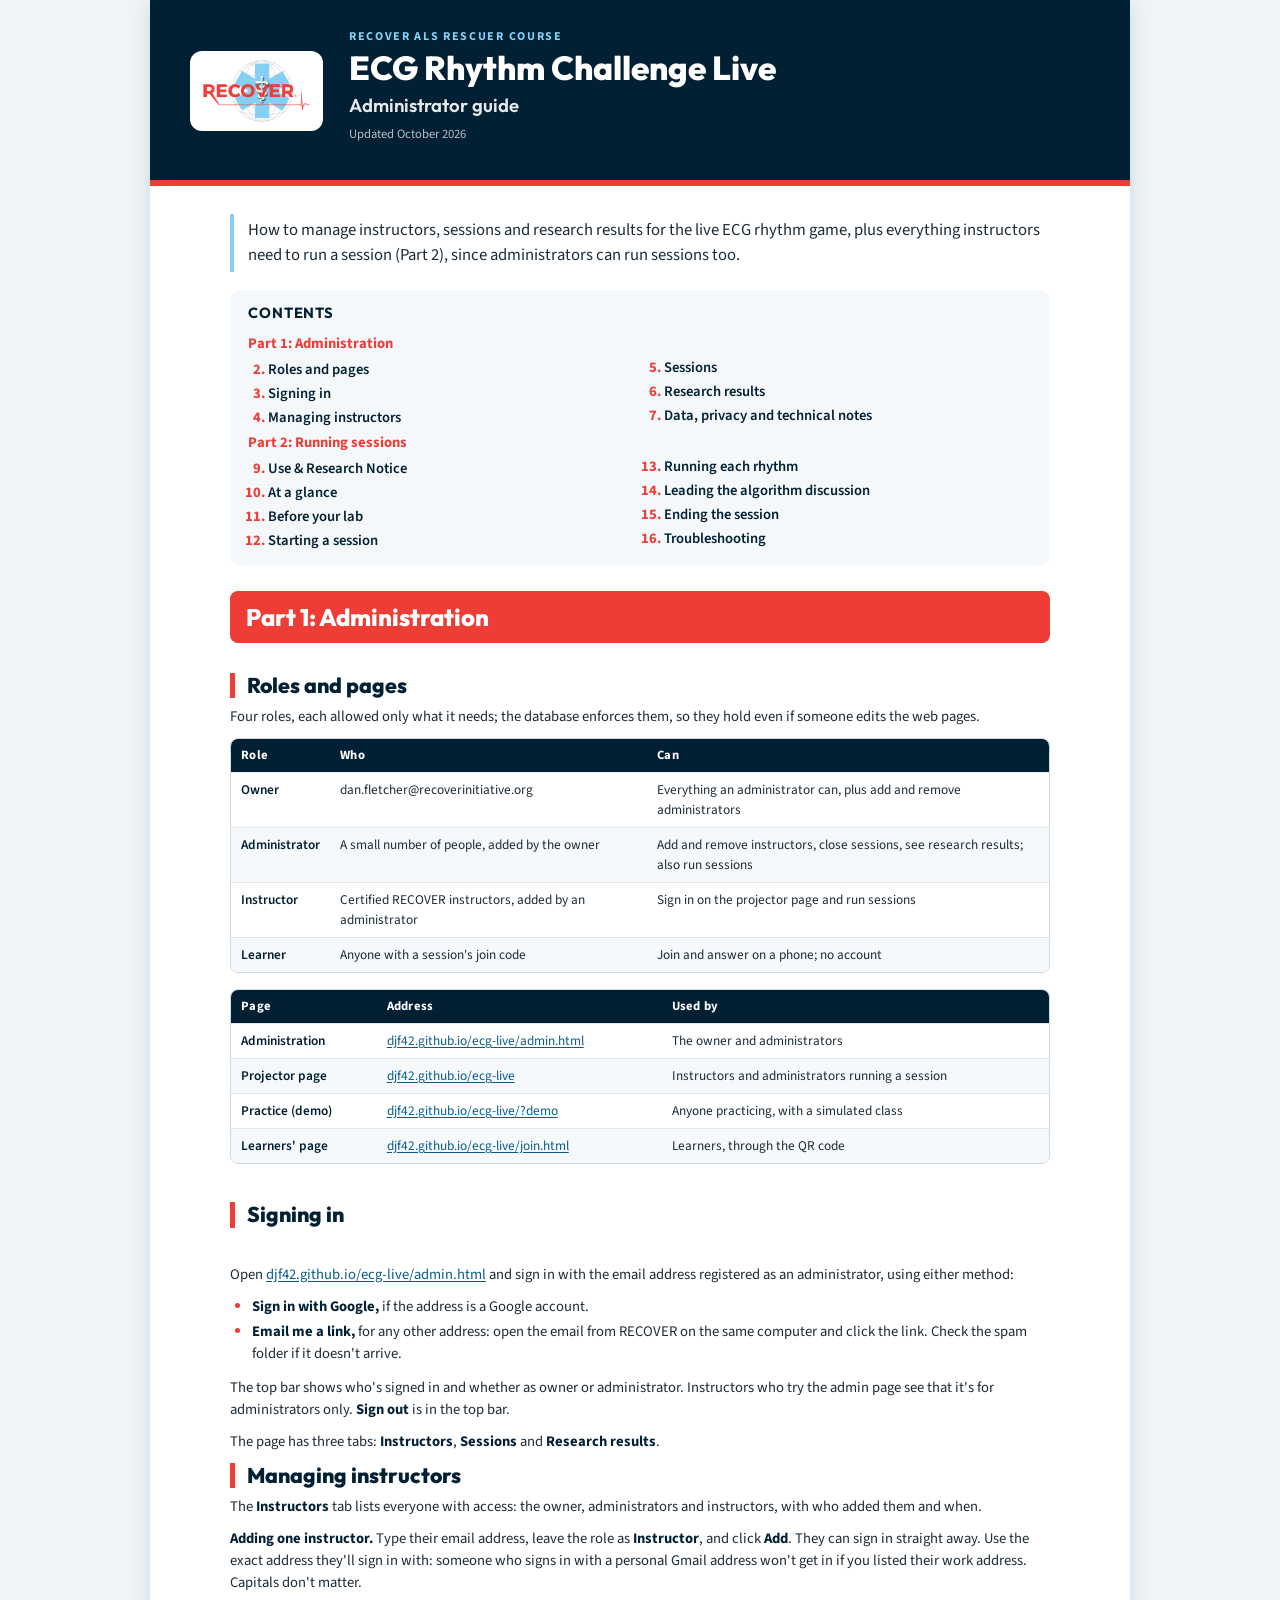
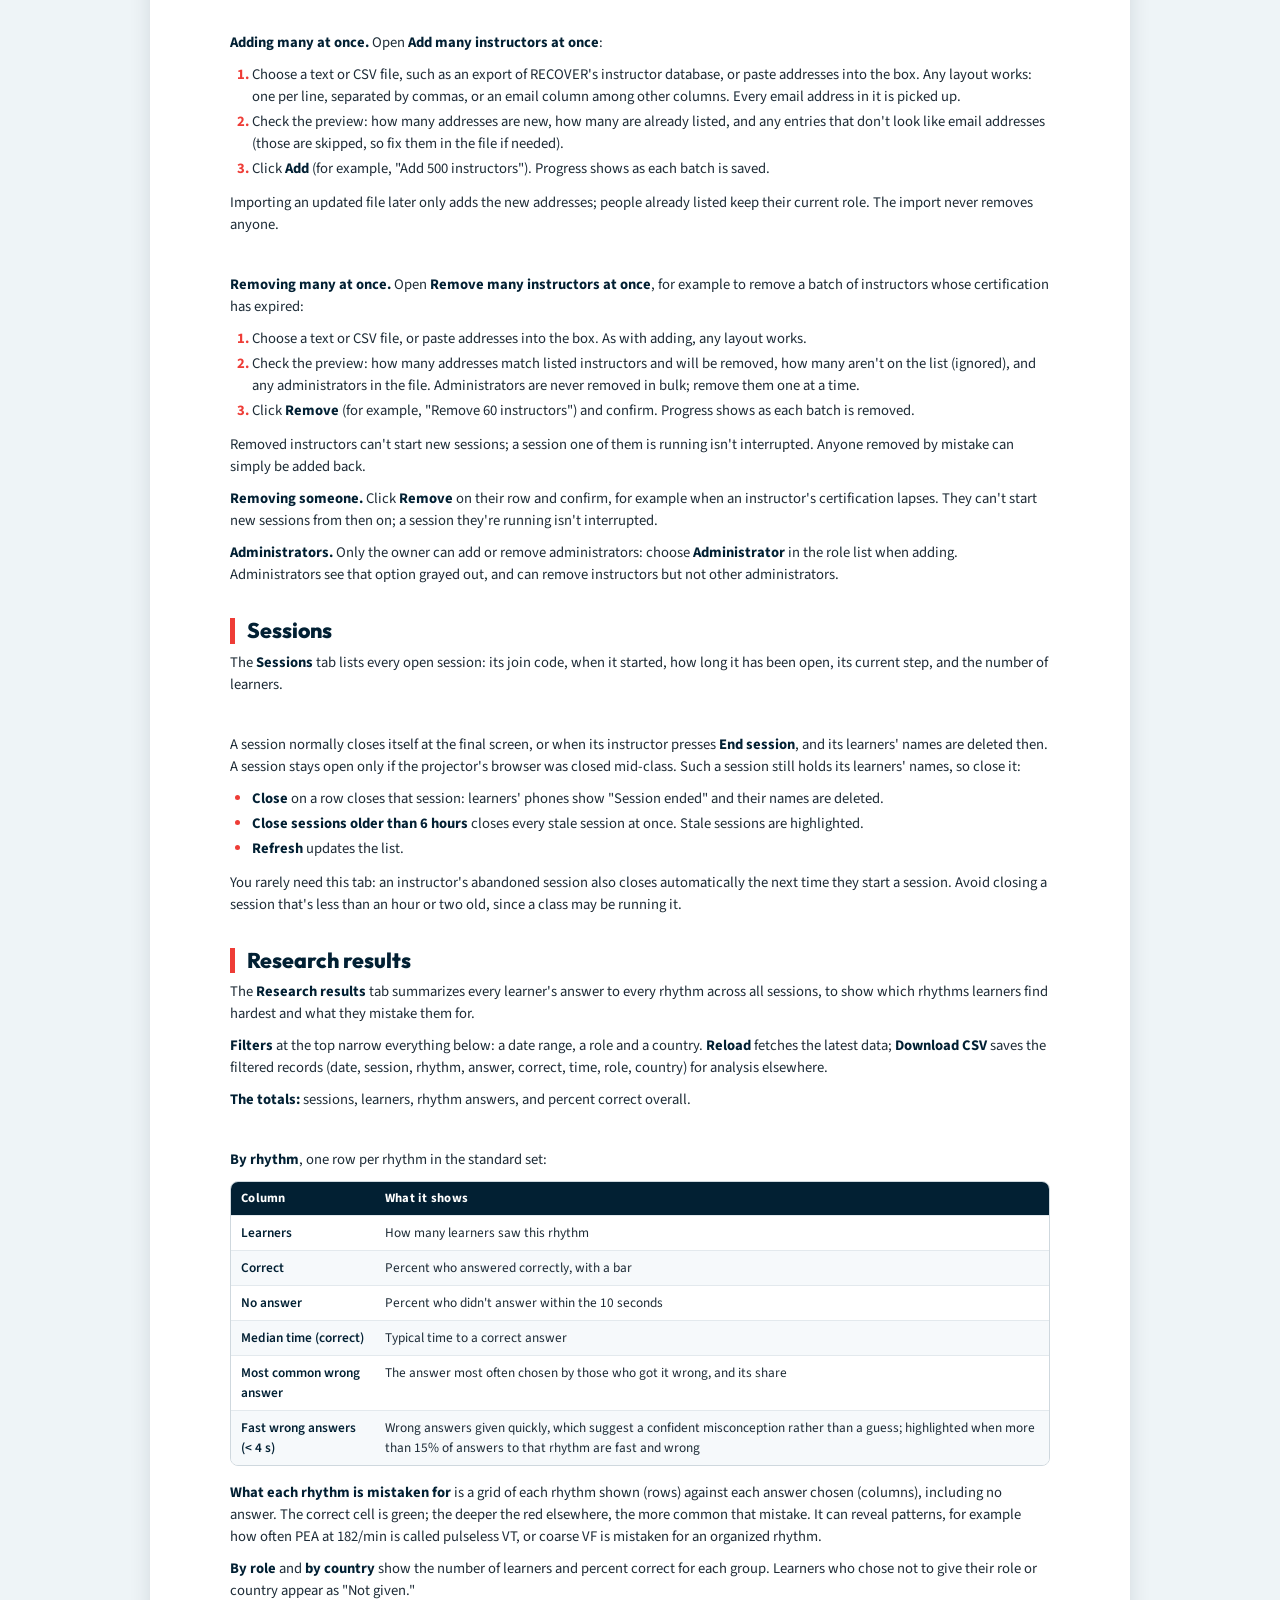
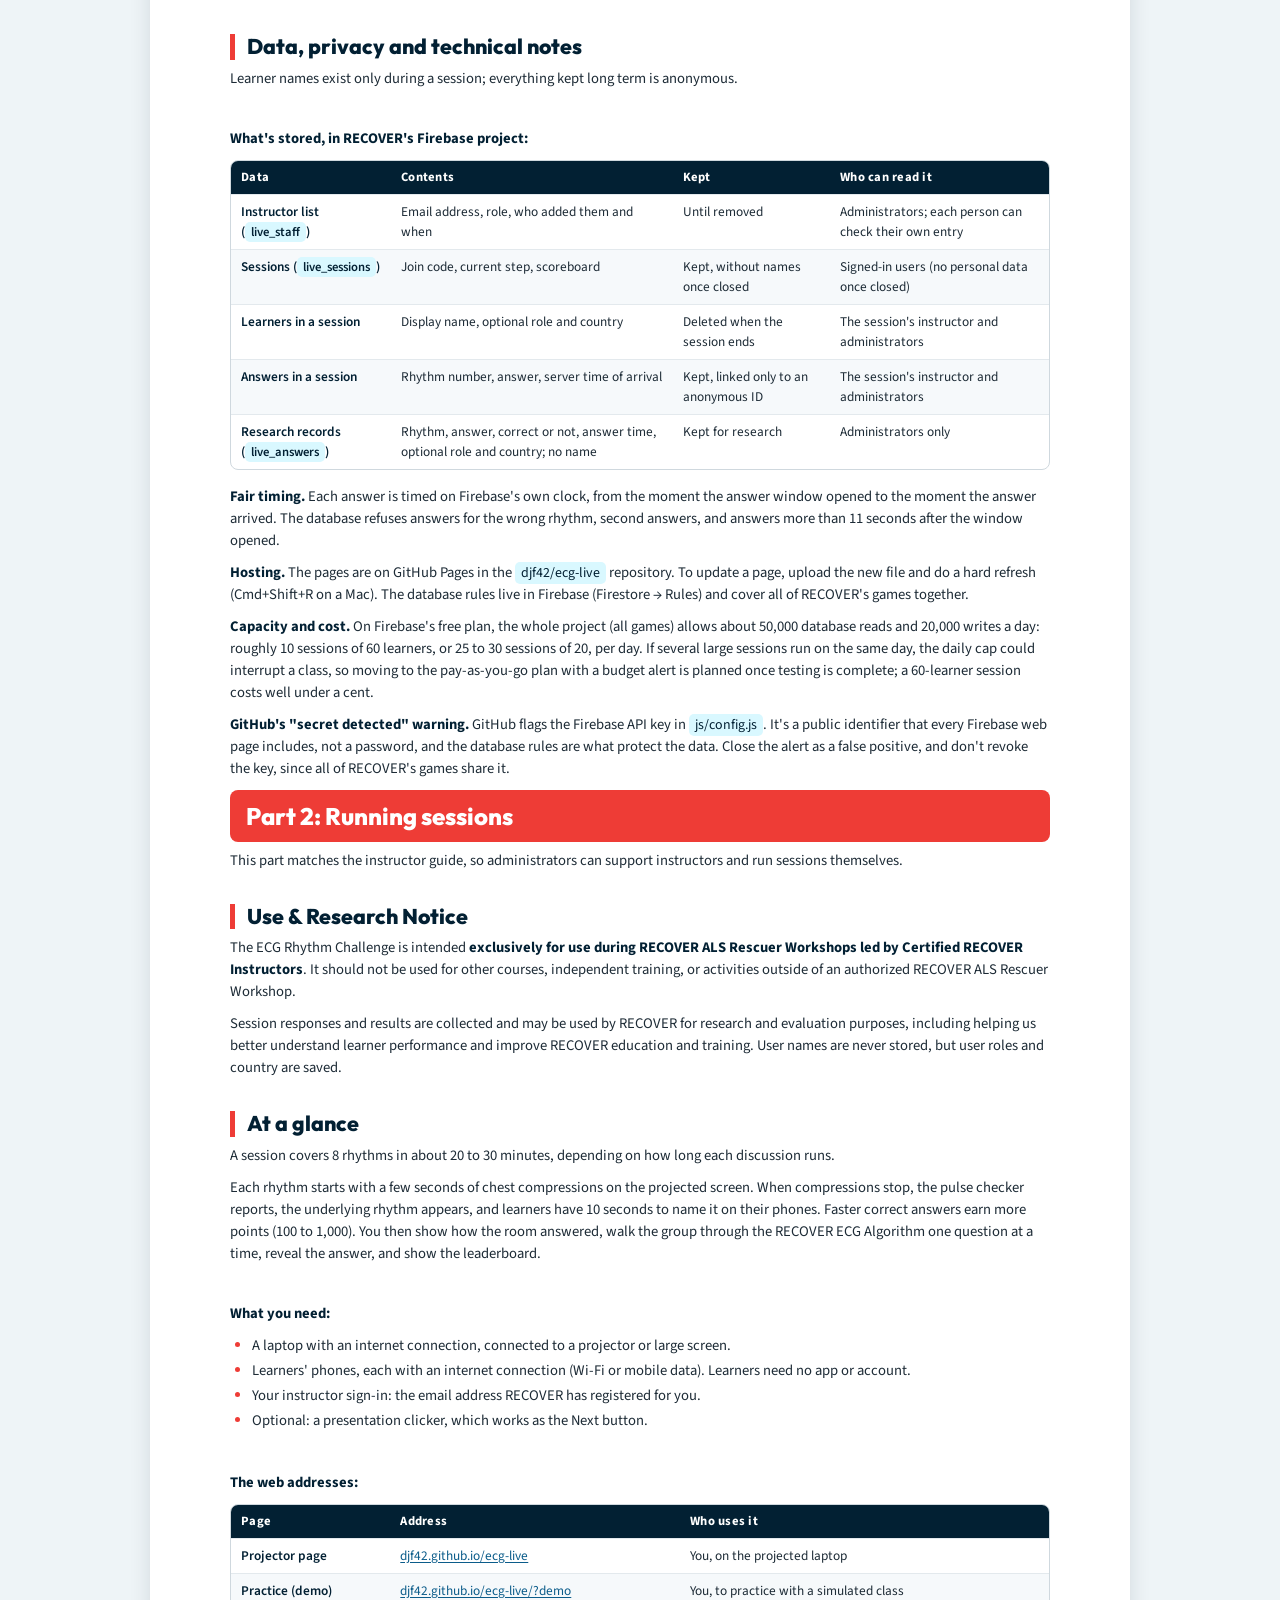
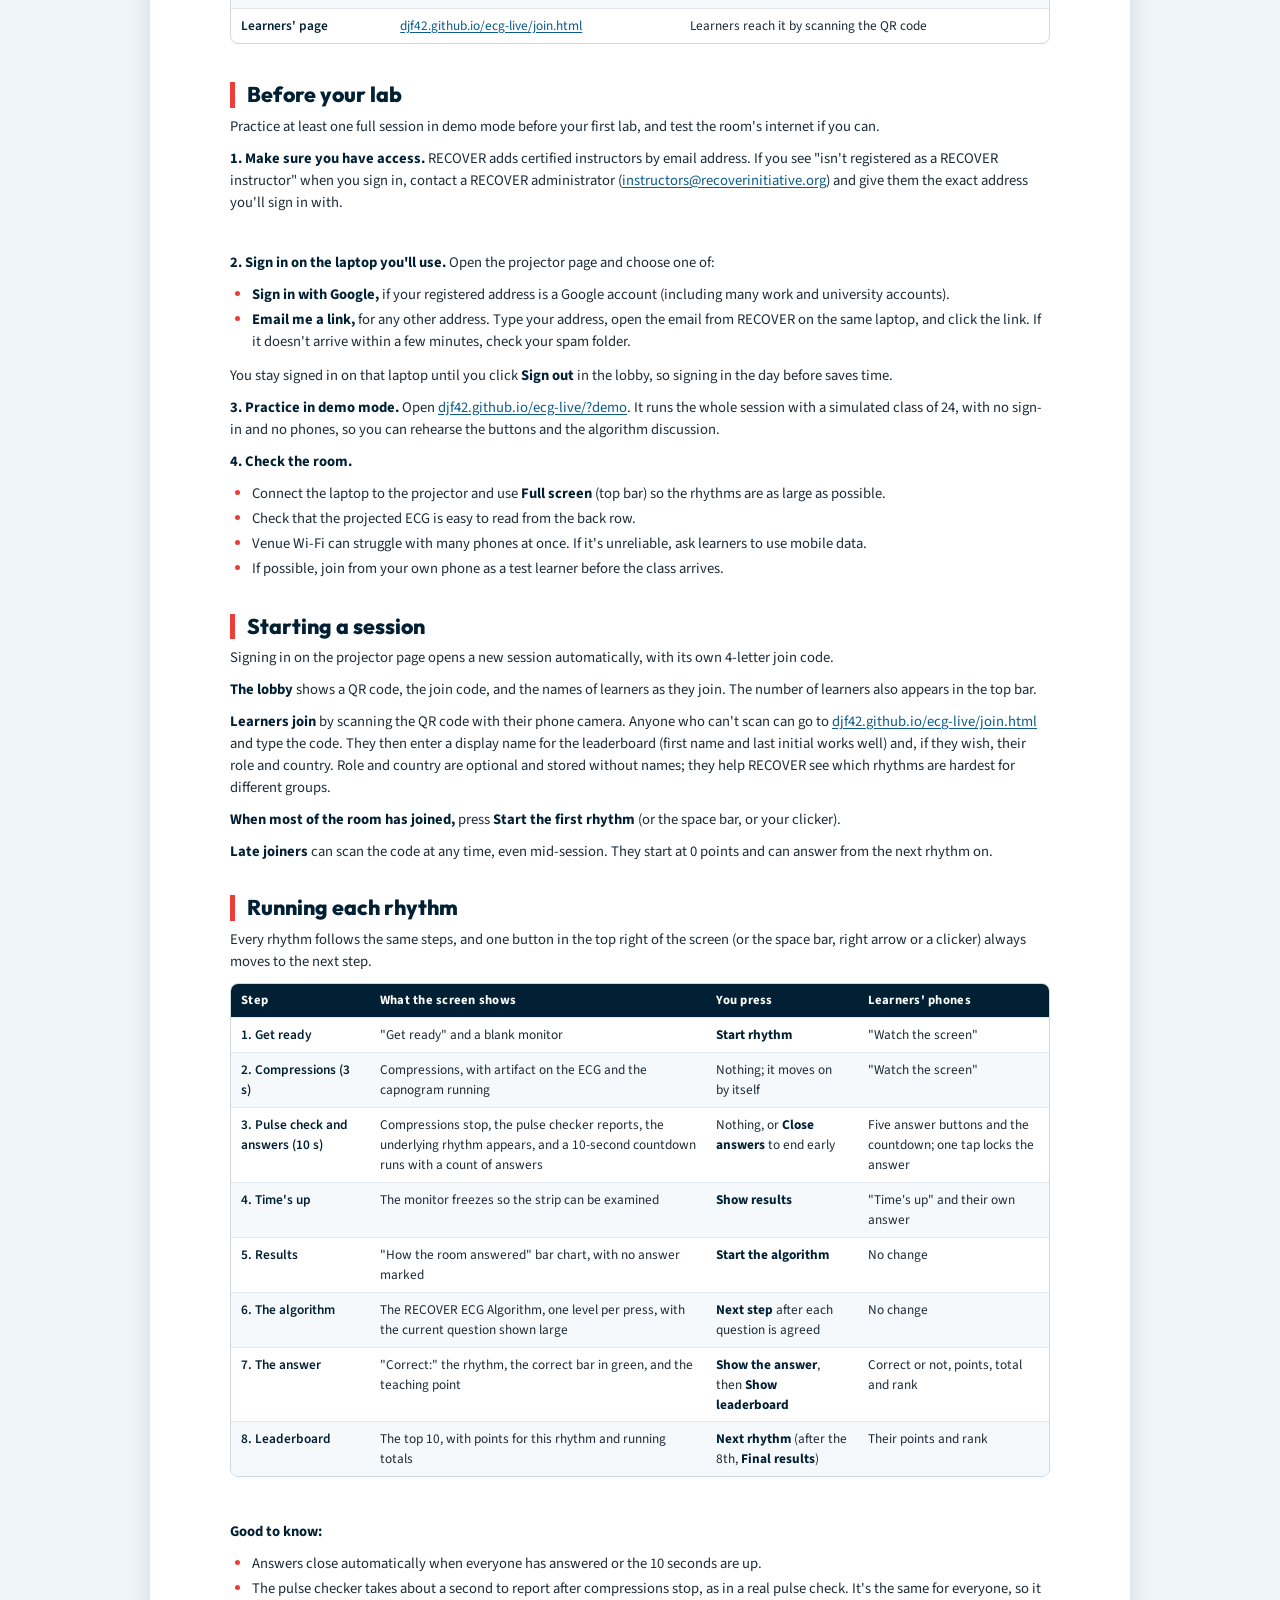
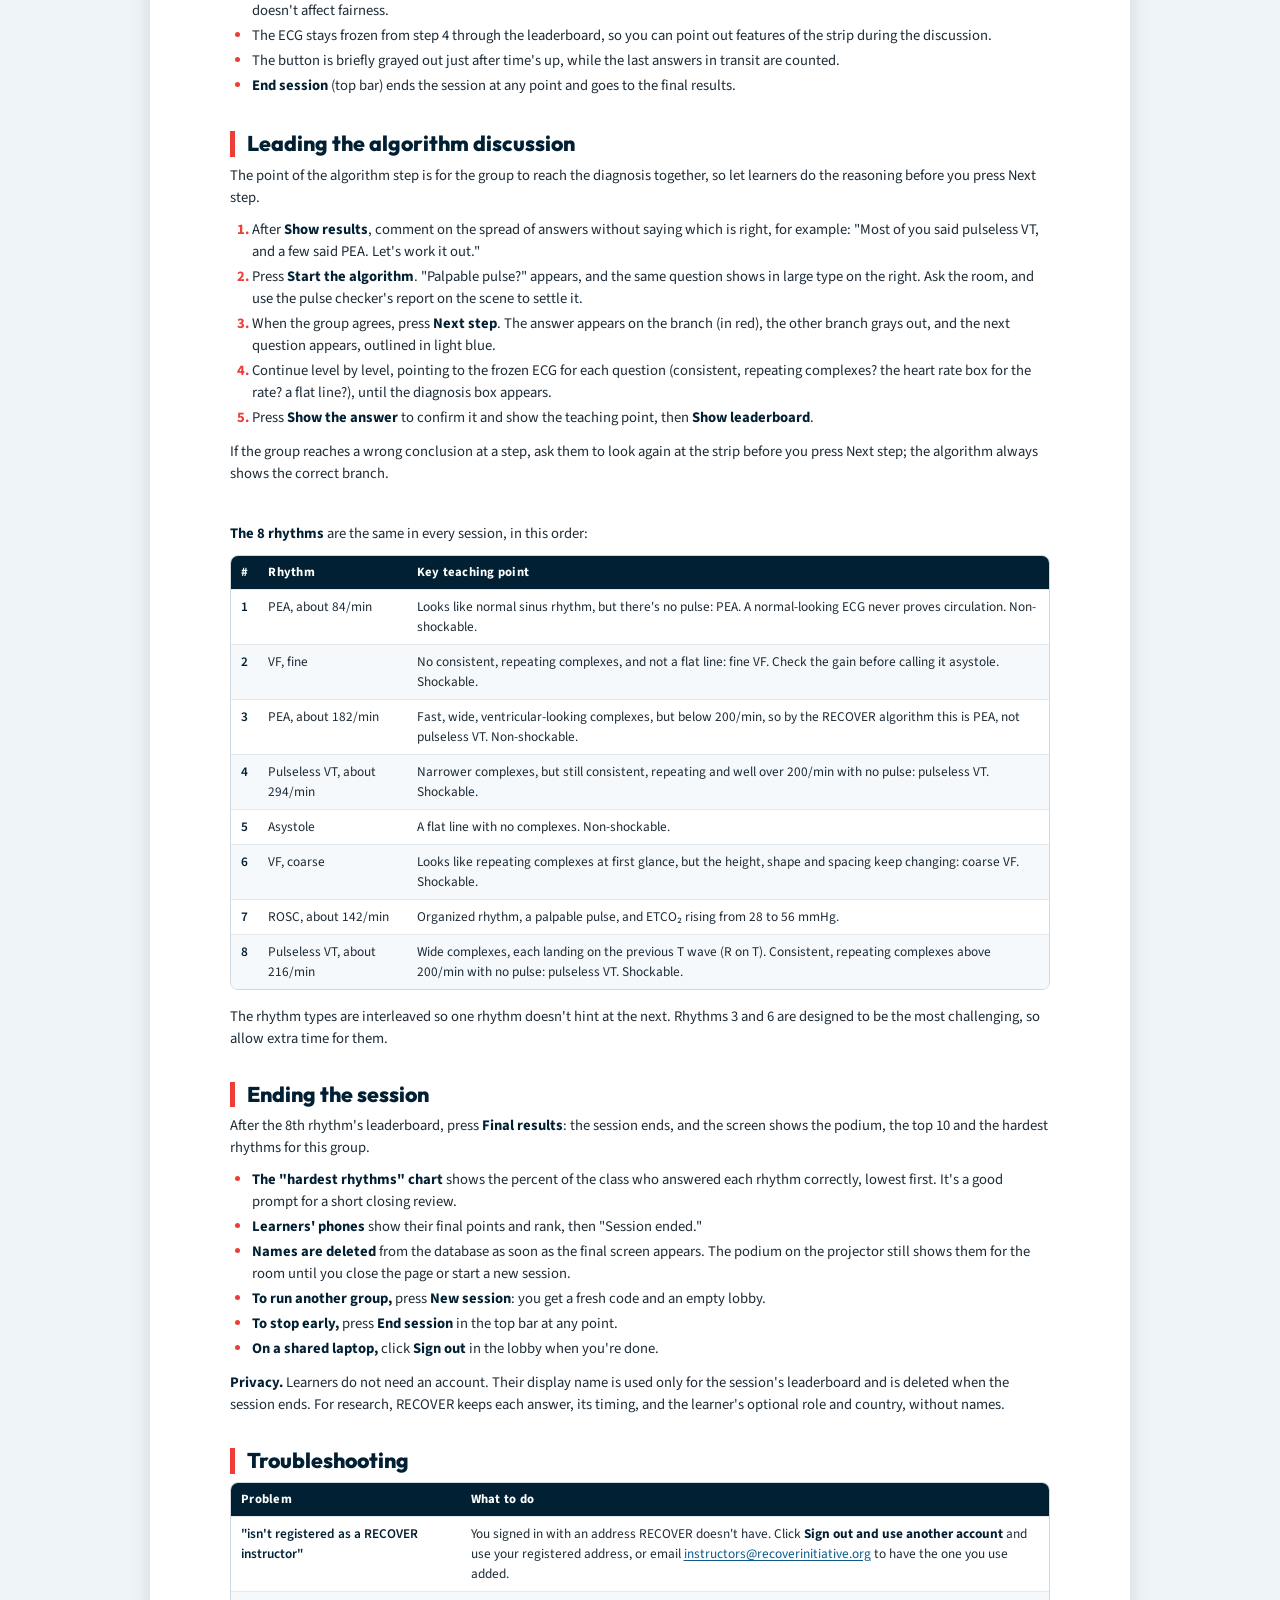
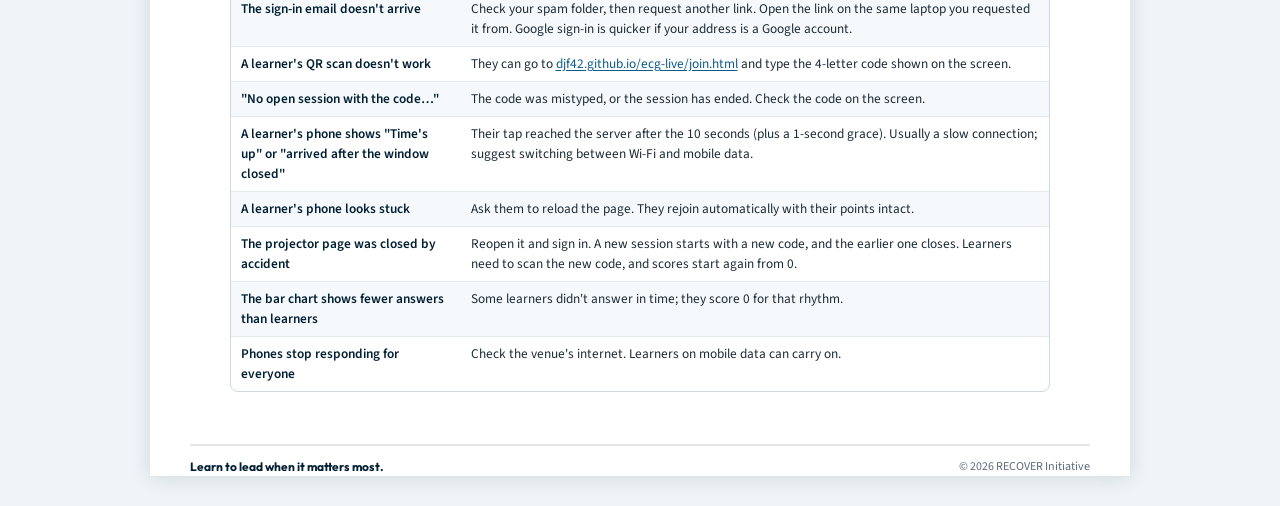
<file: guides/administrator-guide.html>
<!DOCTYPE html><html lang="en"><head><meta charset="utf-8"><meta name="viewport" content="width=device-width, initial-scale=1">
<title>ECG Rhythm Challenge Live: Administrator guide</title><link rel="preconnect" href="https://fonts.googleapis.com"><link rel="preconnect" href="https://fonts.gstatic.com" crossorigin><link href="https://fonts.googleapis.com/css2?family=Outfit:wght@600;700;800&family=Source+Sans+3:ital,wght@0,400;0,600;0,700;1,400&display=swap" rel="stylesheet"><style>
:root{--navy:#022033;--red:#ee3c36;--sky:#84d1f5;--ice:#d9f8ff;--mist:#e6e6e6;--ink:#1d2b36;--muted:#5b6b78}
*{box-sizing:border-box}
html{-webkit-print-color-adjust:exact;print-color-adjust:exact}
body{margin:0;background:#fff;color:var(--ink);font-family:"Source Sans 3","Source Sans Pro",Arial,sans-serif;font-size:11pt;line-height:1.5}
.cover{background:var(--navy);color:#fff;padding:28px 40px 26px;display:flex;align-items:center;gap:26px;border-bottom:6px solid var(--red)}
.cover .logo{background:#fff;border-radius:12px;padding:8px 12px;flex:none}
.cover .logo img{display:block;height:64px;width:auto}
.cover .eyebrow{font-weight:700;letter-spacing:.14em;text-transform:uppercase;font-size:9pt;color:var(--sky);margin:0 0 4px}
.cover h1{font-family:Outfit,Arial,sans-serif;font-weight:800;font-size:25pt;line-height:1.1;margin:0}
.cover .sub{font-family:Outfit,Arial,sans-serif;font-weight:600;font-size:14pt;color:#fff;opacity:.9;margin:4px 0 0}
.cover .date{font-size:9.5pt;color:rgba(255,255,255,.7);margin-top:6px}
main{padding:22px 40px 10px;max-width:900px;margin:0 auto}
.lead{font-size:12.5pt;color:var(--ink);border-left:4px solid var(--sky);padding:4px 0 4px 14px;margin:6px 0 18px}
.lead p{margin:0 0 8px}.lead p:last-child{margin:0}
main a{color:#0b5c8a;text-decoration:underline;text-underline-offset:2px}
td:first-child a{color:#0b5c8a}
.toc{background:#f4f8fa;border-radius:10px;padding:12px 18px;margin:0 0 22px}
.toc b{font-family:Outfit,Arial,sans-serif;font-size:11pt;color:var(--navy);letter-spacing:.06em;text-transform:uppercase}
.toc ol{margin:6px 0 0;padding-left:20px;columns:2;column-gap:28px}
.toc li{margin:2px 0;break-inside:avoid}
.toc a{color:var(--navy);text-decoration:none;font-weight:600}
.toc a:hover{color:var(--red)}
.toc .part{list-style:none;margin-left:-20px;font-weight:700;color:var(--red);column-span:all}
h1.part{font-family:Outfit,Arial,sans-serif;font-weight:800;font-size:18pt;color:#fff;background:var(--red);border-radius:8px;padding:8px 16px;margin:26px 0 8px;break-after:avoid}
h2{font-family:Outfit,Arial,sans-serif;font-weight:800;font-size:16pt;color:var(--navy);margin:24px 0 8px;padding-left:12px;border-left:5px solid var(--red);line-height:1.2;break-after:avoid}
h3{font-family:Outfit,Arial,sans-serif;font-weight:700;color:var(--navy);break-after:avoid}
p{margin:6px 0 10px}
strong{color:var(--navy)}
ul,ol{margin:4px 0 12px;padding-left:22px}
li{margin:3px 0}
li::marker{color:var(--red);font-weight:700}
code{font-family:inherit;font-size:.95em;background:var(--ice);color:var(--navy);padding:1px 6px;border-radius:5px}
table{width:100%;border-collapse:separate;border-spacing:0;margin:8px 0 16px;font-size:10pt;border:1px solid #cfd8de;border-radius:8px;overflow:hidden;break-inside:auto}
thead{display:table-header-group}
th{background:var(--navy);color:#fff;text-align:left;font-weight:700;padding:7px 10px;font-size:9.5pt;letter-spacing:.02em}
td{padding:7px 10px;border-top:1px solid #e3e9ed;vertical-align:top}
tr{break-inside:avoid}
table{break-inside:avoid}
h2,h1.part{break-inside:avoid}
h1.part:nth-of-type(2){break-before:page;margin-top:0}
h2+p,h2+table,h2+ul,h2+ol{break-before:avoid}
.keep{break-inside:avoid;padding-top:22px}
.keep>h2{margin-top:0}
tbody tr:nth-child(even) td{background:#f6f9fb}
td:first-child{font-weight:600;color:var(--navy)}
footer{margin:26px 40px 30px;padding-top:12px;border-top:2px solid var(--mist);display:flex;justify-content:space-between;font-size:9pt;color:var(--muted)}
footer em{font-style:normal;font-family:Outfit,Arial,sans-serif;font-weight:700;color:var(--navy)}
@media screen{body{background:#eef4f7}.page{max-width:980px;margin:0 auto;background:#fff;box-shadow:0 2px 20px rgba(2,32,51,.12)}}
@page{size:Letter;margin:14mm 12mm 16mm}
@media print{.cover{border-radius:0}main{padding:16px 6px 0;max-width:none}footer{margin:20px 6px 0}}
</style></head>
<body><div class="page">
<header class="cover"><div class="logo"><img src="../assets/recover-logo.webp" alt="RECOVER"></div>
<div><p class="eyebrow">RECOVER ALS Rescuer Course</p><h1>ECG Rhythm Challenge Live</h1><p class="sub">Administrator guide</p><p class="date">Updated October 2026</p></div></header>
<main><div class="lead"><p>How to manage instructors, sessions and research results for the live ECG rhythm game, plus everything instructors need to run a session (Part 2), since administrators can run sessions too.</p></div><nav class="toc"><b>Contents</b><ol><li class="part">Part 1: Administration</li><li><a href="#s1">Roles and pages</a></li><li><a href="#s2">Signing in</a></li><li><a href="#s3">Managing instructors</a></li><li><a href="#s4">Sessions</a></li><li><a href="#s5">Research results</a></li><li><a href="#s6">Data, privacy and technical notes</a></li><li class="part">Part 2: Running sessions</li><li><a href="#s7">Use &amp; Research Notice</a></li><li><a href="#s8">At a glance</a></li><li><a href="#s9">Before your lab</a></li><li><a href="#s10">Starting a session</a></li><li><a href="#s11">Running each rhythm</a></li><li><a href="#s12">Leading the algorithm discussion</a></li><li><a href="#s13">Ending the session</a></li><li><a href="#s14">Troubleshooting</a></li></ol></nav><h1 class="part">Part 1: Administration</h1>
<div class="keep"><h2 id="s1">Roles and pages</h2>
<p>Four roles, each allowed only what it needs; the database enforces them, so they hold even if someone edits the web pages.</p></div>
<table>
<thead>
<tr>
<th>Role</th>
<th>Who</th>
<th>Can</th>
</tr>
</thead>
<tbody>
<tr>
<td>Owner</td>
<td>dan.fletcher@recoverinitiative.org</td>
<td>Everything an administrator can, plus add and remove administrators</td>
</tr>
<tr>
<td>Administrator</td>
<td>A small number of people, added by the owner</td>
<td>Add and remove instructors, close sessions, see research results; also run sessions</td>
</tr>
<tr>
<td>Instructor</td>
<td>Certified RECOVER instructors, added by an administrator</td>
<td>Sign in on the projector page and run sessions</td>
</tr>
<tr>
<td>Learner</td>
<td>Anyone with a session's join code</td>
<td>Join and answer on a phone; no account</td>
</tr>
</tbody>
</table>
<table>
<thead>
<tr>
<th>Page</th>
<th>Address</th>
<th>Used by</th>
</tr>
</thead>
<tbody>
<tr>
<td>Administration</td>
<td><a href="https://djf42.github.io/ecg-live/admin.html">djf42.github.io/ecg-live/admin.html</a></td>
<td>The owner and administrators</td>
</tr>
<tr>
<td>Projector page</td>
<td><a href="https://djf42.github.io/ecg-live">djf42.github.io/ecg-live</a></td>
<td>Instructors and administrators running a session</td>
</tr>
<tr>
<td>Practice (demo)</td>
<td><a href="https://djf42.github.io/ecg-live/?demo">djf42.github.io/ecg-live/?demo</a></td>
<td>Anyone practicing, with a simulated class</td>
</tr>
<tr>
<td>Learners' page</td>
<td><a href="https://djf42.github.io/ecg-live/join.html">djf42.github.io/ecg-live/join.html</a></td>
<td>Learners, through the QR code</td>
</tr>
</tbody>
</table>
<div class="keep"><h2 id="s2">Signing in</h2>
<div class="keep"><p>Open <a href="https://djf42.github.io/ecg-live/admin.html">djf42.github.io/ecg-live/admin.html</a> and sign in with the email address registered as an administrator, using either method:</p>
<ul>
<li><strong>Sign in with Google,</strong> if the address is a Google account.</li>
<li><strong>Email me a link,</strong> for any other address: open the email from RECOVER on the same computer and click the link. Check the spam folder if it doesn't arrive.</li>
</ul></div>
<p>The top bar shows who's signed in and whether as owner or administrator. Instructors who try the admin page see that it's for administrators only. <strong>Sign out</strong> is in the top bar.</p>
<p>The page has three tabs: <strong>Instructors</strong>, <strong>Sessions</strong> and <strong>Research results</strong>.</p>
<h2 id="s3">Managing instructors</h2>
<p>The <strong>Instructors</strong> tab lists everyone with access: the owner, administrators and instructors, with who added them and when.</p></div>
<p><strong>Adding one instructor.</strong> Type their email address, leave the role as <strong>Instructor</strong>, and click <strong>Add</strong>. They can sign in straight away. Use the exact address they'll sign in with: someone who signs in with a personal Gmail address won't get in if you listed their work address. Capitals don't matter.</p>
<div class="keep"><p><strong>Adding many at once.</strong> Open <strong>Add many instructors at once</strong>:</p>
<ol>
<li>Choose a text or CSV file, such as an export of RECOVER's instructor database, or paste addresses into the box. Any layout works: one per line, separated by commas, or an email column among other columns. Every email address in it is picked up.</li>
<li>Check the preview: how many addresses are new, how many are already listed, and any entries that don't look like email addresses (those are skipped, so fix them in the file if needed).</li>
<li>Click <strong>Add</strong> (for example, "Add 500 instructors"). Progress shows as each batch is saved.</li>
</ol></div>
<p>Importing an updated file later only adds the new addresses; people already listed keep their current role. The import never removes anyone.</p>
<div class="keep"><p><strong>Removing many at once.</strong> Open <strong>Remove many instructors at once</strong>, for example to remove a batch of instructors whose certification has expired:</p>
<ol>
<li>Choose a text or CSV file, or paste addresses into the box. As with adding, any layout works.</li>
<li>Check the preview: how many addresses match listed instructors and will be removed, how many aren't on the list (ignored), and any administrators in the file. Administrators are never removed in bulk; remove them one at a time.</li>
<li>Click <strong>Remove</strong> (for example, "Remove 60 instructors") and confirm. Progress shows as each batch is removed.</li>
</ol></div>
<p>Removed instructors can't start new sessions; a session one of them is running isn't interrupted. Anyone removed by mistake can simply be added back.</p>
<p><strong>Removing someone.</strong> Click <strong>Remove</strong> on their row and confirm, for example when an instructor's certification lapses. They can't start new sessions from then on; a session they're running isn't interrupted.</p>
<p><strong>Administrators.</strong> Only the owner can add or remove administrators: choose <strong>Administrator</strong> in the role list when adding. Administrators see that option grayed out, and can remove instructors but not other administrators.</p>
<div class="keep"><h2 id="s4">Sessions</h2>
<p>The <strong>Sessions</strong> tab lists every open session: its join code, when it started, how long it has been open, its current step, and the number of learners.</p></div>
<div class="keep"><p>A session normally closes itself at the final screen, or when its instructor presses <strong>End session</strong>, and its learners' names are deleted then. A session stays open only if the projector's browser was closed mid-class. Such a session still holds its learners' names, so close it:</p>
<ul>
<li><strong>Close</strong> on a row closes that session: learners' phones show "Session ended" and their names are deleted.</li>
<li><strong>Close sessions older than 6 hours</strong> closes every stale session at once. Stale sessions are highlighted.</li>
<li><strong>Refresh</strong> updates the list.</li>
</ul></div>
<p>You rarely need this tab: an instructor's abandoned session also closes automatically the next time they start a session. Avoid closing a session that's less than an hour or two old, since a class may be running it.</p>
<div class="keep"><h2 id="s5">Research results</h2>
<p>The <strong>Research results</strong> tab summarizes every learner's answer to every rhythm across all sessions, to show which rhythms learners find hardest and what they mistake them for.</p></div>
<p><strong>Filters</strong> at the top narrow everything below: a date range, a role and a country. <strong>Reload</strong> fetches the latest data; <strong>Download CSV</strong> saves the filtered records (date, session, rhythm, answer, correct, time, role, country) for analysis elsewhere.</p>
<p><strong>The totals:</strong> sessions, learners, rhythm answers, and percent correct overall.</p>
<div class="keep"><p><strong>By rhythm</strong>, one row per rhythm in the standard set:</p>
<table>
<thead>
<tr>
<th>Column</th>
<th>What it shows</th>
</tr>
</thead>
<tbody>
<tr>
<td>Learners</td>
<td>How many learners saw this rhythm</td>
</tr>
<tr>
<td>Correct</td>
<td>Percent who answered correctly, with a bar</td>
</tr>
<tr>
<td>No answer</td>
<td>Percent who didn't answer within the 10 seconds</td>
</tr>
<tr>
<td>Median time (correct)</td>
<td>Typical time to a correct answer</td>
</tr>
<tr>
<td>Most common wrong answer</td>
<td>The answer most often chosen by those who got it wrong, and its share</td>
</tr>
<tr>
<td>Fast wrong answers (&lt; 4 s)</td>
<td>Wrong answers given quickly, which suggest a confident misconception rather than a guess; highlighted when more than 15% of answers to that rhythm are fast and wrong</td>
</tr>
</tbody>
</table></div>
<p><strong>What each rhythm is mistaken for</strong> is a grid of each rhythm shown (rows) against each answer chosen (columns), including no answer. The correct cell is green; the deeper the red elsewhere, the more common that mistake. It can reveal patterns, for example how often PEA at 182/min is called pulseless VT, or coarse VF is mistaken for an organized rhythm.</p>
<p><strong>By role</strong> and <strong>by country</strong> show the number of learners and percent correct for each group. Learners who chose not to give their role or country appear as "Not given."</p>
<div class="keep"><h2 id="s6">Data, privacy and technical notes</h2>
<p>Learner names exist only during a session; everything kept long term is anonymous.</p></div>
<div class="keep"><p><strong>What's stored, in RECOVER's Firebase project:</strong></p>
<table>
<thead>
<tr>
<th>Data</th>
<th>Contents</th>
<th>Kept</th>
<th>Who can read it</th>
</tr>
</thead>
<tbody>
<tr>
<td>Instructor list (<code>live_staff</code>)</td>
<td>Email address, role, who added them and when</td>
<td>Until removed</td>
<td>Administrators; each person can check their own entry</td>
</tr>
<tr>
<td>Sessions (<code>live_sessions</code>)</td>
<td>Join code, current step, scoreboard</td>
<td>Kept, without names once closed</td>
<td>Signed-in users (no personal data once closed)</td>
</tr>
<tr>
<td>Learners in a session</td>
<td>Display name, optional role and country</td>
<td>Deleted when the session ends</td>
<td>The session's instructor and administrators</td>
</tr>
<tr>
<td>Answers in a session</td>
<td>Rhythm number, answer, server time of arrival</td>
<td>Kept, linked only to an anonymous ID</td>
<td>The session's instructor and administrators</td>
</tr>
<tr>
<td>Research records (<code>live_answers</code>)</td>
<td>Rhythm, answer, correct or not, answer time, optional role and country; no name</td>
<td>Kept for research</td>
<td>Administrators only</td>
</tr>
</tbody>
</table></div>
<p><strong>Fair timing.</strong> Each answer is timed on Firebase's own clock, from the moment the answer window opened to the moment the answer arrived. The database refuses answers for the wrong rhythm, second answers, and answers more than 11 seconds after the window opened.</p>
<p><strong>Hosting.</strong> The pages are on GitHub Pages in the <code>djf42/ecg-live</code> repository. To update a page, upload the new file and do a hard refresh (Cmd+Shift+R on a Mac). The database rules live in Firebase (Firestore → Rules) and cover all of RECOVER's games together.</p>
<p><strong>Capacity and cost.</strong> On Firebase's free plan, the whole project (all games) allows about 50,000 database reads and 20,000 writes a day: roughly 10 sessions of 60 learners, or 25 to 30 sessions of 20, per day. If several large sessions run on the same day, the daily cap could interrupt a class, so moving to the pay-as-you-go plan with a budget alert is planned once testing is complete; a 60-learner session costs well under a cent.</p>
<p><strong>GitHub's "secret detected" warning.</strong> GitHub flags the Firebase API key in <code>js/config.js</code>. It's a public identifier that every Firebase web page includes, not a password, and the database rules are what protect the data. Close the alert as a false positive, and don't revoke the key, since all of RECOVER's games share it.</p>
<h1 class="part">Part 2: Running sessions</h1>
<p>This part matches the instructor guide, so administrators can support instructors and run sessions themselves.</p>
<div class="keep"><h2 id="s7">Use &amp; Research Notice</h2>
<p>The ECG Rhythm Challenge is intended <strong>exclusively for use during RECOVER ALS Rescuer Workshops led by Certified RECOVER Instructors</strong>. It should not be used for other courses, independent training, or activities outside of an authorized RECOVER ALS Rescuer Workshop.</p></div>
<p>Session responses and results are collected and may be used by RECOVER for research and evaluation purposes, including helping us better understand learner performance and improve RECOVER education and training. User names are never stored, but user roles and country are saved.</p>
<div class="keep"><h2 id="s8">At a glance</h2>
<p>A session covers 8 rhythms in about 20 to 30 minutes, depending on how long each discussion runs.</p></div>
<p>Each rhythm starts with a few seconds of chest compressions on the projected screen. When compressions stop, the pulse checker reports, the underlying rhythm appears, and learners have 10 seconds to name it on their phones. Faster correct answers earn more points (100 to 1,000). You then show how the room answered, walk the group through the RECOVER ECG Algorithm one question at a time, reveal the answer, and show the leaderboard.</p>
<div class="keep"><p><strong>What you need:</strong></p>
<ul>
<li>A laptop with an internet connection, connected to a projector or large screen.</li>
<li>Learners' phones, each with an internet connection (Wi-Fi or mobile data). Learners need no app or account.</li>
<li>Your instructor sign-in: the email address RECOVER has registered for you.</li>
<li>Optional: a presentation clicker, which works as the Next button.</li>
</ul></div>
<div class="keep"><p><strong>The web addresses:</strong></p>
<table>
<thead>
<tr>
<th>Page</th>
<th>Address</th>
<th>Who uses it</th>
</tr>
</thead>
<tbody>
<tr>
<td>Projector page</td>
<td><a href="https://djf42.github.io/ecg-live">djf42.github.io/ecg-live</a></td>
<td>You, on the projected laptop</td>
</tr>
<tr>
<td>Practice (demo)</td>
<td><a href="https://djf42.github.io/ecg-live/?demo">djf42.github.io/ecg-live/?demo</a></td>
<td>You, to practice with a simulated class</td>
</tr>
<tr>
<td>Learners' page</td>
<td><a href="https://djf42.github.io/ecg-live/join.html">djf42.github.io/ecg-live/join.html</a></td>
<td>Learners reach it by scanning the QR code</td>
</tr>
</tbody>
</table></div>
<div class="keep"><h2 id="s9">Before your lab</h2>
<p>Practice at least one full session in demo mode before your first lab, and test the room's internet if you can.</p></div>
<p><strong>1. Make sure you have access.</strong> RECOVER adds certified instructors by email address. If you see "isn't registered as a RECOVER instructor" when you sign in, contact a RECOVER administrator (<a href="mailto:instructors@recoverinitiative.org">instructors@recoverinitiative.org</a>) and give them the exact address you'll sign in with.</p>
<div class="keep"><p><strong>2. Sign in on the laptop you'll use.</strong> Open the projector page and choose one of:</p>
<ul>
<li><strong>Sign in with Google,</strong> if your registered address is a Google account (including many work and university accounts).</li>
<li><strong>Email me a link,</strong> for any other address. Type your address, open the email from RECOVER on the same laptop, and click the link. If it doesn't arrive within a few minutes, check your spam folder.</li>
</ul></div>
<p>You stay signed in on that laptop until you click <strong>Sign out</strong> in the lobby, so signing in the day before saves time.</p>
<p><strong>3. Practice in demo mode.</strong> Open <a href="https://djf42.github.io/ecg-live/?demo">djf42.github.io/ecg-live/?demo</a>. It runs the whole session with a simulated class of 24, with no sign-in and no phones, so you can rehearse the buttons and the algorithm discussion.</p>
<p><strong>4. Check the room.</strong></p>
<ul>
<li>Connect the laptop to the projector and use <strong>Full screen</strong> (top bar) so the rhythms are as large as possible.</li>
<li>Check that the projected ECG is easy to read from the back row.</li>
<li>Venue Wi-Fi can struggle with many phones at once. If it's unreliable, ask learners to use mobile data.</li>
<li>If possible, join from your own phone as a test learner before the class arrives.</li>
</ul>
<div class="keep"><h2 id="s10">Starting a session</h2>
<p>Signing in on the projector page opens a new session automatically, with its own 4-letter join code.</p></div>
<p><strong>The lobby</strong> shows a QR code, the join code, and the names of learners as they join. The number of learners also appears in the top bar.</p>
<p><strong>Learners join</strong> by scanning the QR code with their phone camera. Anyone who can't scan can go to <a href="https://djf42.github.io/ecg-live/join.html">djf42.github.io/ecg-live/join.html</a> and type the code. They then enter a display name for the leaderboard (first name and last initial works well) and, if they wish, their role and country. Role and country are optional and stored without names; they help RECOVER see which rhythms are hardest for different groups.</p>
<p><strong>When most of the room has joined,</strong> press <strong>Start the first rhythm</strong> (or the space bar, or your clicker).</p>
<p><strong>Late joiners</strong> can scan the code at any time, even mid-session. They start at 0 points and can answer from the next rhythm on.</p>
<div class="keep"><h2 id="s11">Running each rhythm</h2>
<p>Every rhythm follows the same steps, and one button in the top right of the screen (or the space bar, right arrow or a clicker) always moves to the next step.</p></div>
<table>
<thead>
<tr>
<th>Step</th>
<th>What the screen shows</th>
<th>You press</th>
<th>Learners' phones</th>
</tr>
</thead>
<tbody>
<tr>
<td>1. Get ready</td>
<td>"Get ready" and a blank monitor</td>
<td><strong>Start rhythm</strong></td>
<td>"Watch the screen"</td>
</tr>
<tr>
<td>2. Compressions (3 s)</td>
<td>Compressions, with artifact on the ECG and the capnogram running</td>
<td>Nothing; it moves on by itself</td>
<td>"Watch the screen"</td>
</tr>
<tr>
<td>3. Pulse check and answers (10 s)</td>
<td>Compressions stop, the pulse checker reports, the underlying rhythm appears, and a 10-second countdown runs with a count of answers</td>
<td>Nothing, or <strong>Close answers</strong> to end early</td>
<td>Five answer buttons and the countdown; one tap locks the answer</td>
</tr>
<tr>
<td>4. Time's up</td>
<td>The monitor freezes so the strip can be examined</td>
<td><strong>Show results</strong></td>
<td>"Time's up" and their own answer</td>
</tr>
<tr>
<td>5. Results</td>
<td>"How the room answered" bar chart, with no answer marked</td>
<td><strong>Start the algorithm</strong></td>
<td>No change</td>
</tr>
<tr>
<td>6. The algorithm</td>
<td>The RECOVER ECG Algorithm, one level per press, with the current question shown large</td>
<td><strong>Next step</strong> after each question is agreed</td>
<td>No change</td>
</tr>
<tr>
<td>7. The answer</td>
<td>"Correct:" the rhythm, the correct bar in green, and the teaching point</td>
<td><strong>Show the answer</strong>, then <strong>Show leaderboard</strong></td>
<td>Correct or not, points, total and rank</td>
</tr>
<tr>
<td>8. Leaderboard</td>
<td>The top 10, with points for this rhythm and running totals</td>
<td><strong>Next rhythm</strong> (after the 8th, <strong>Final results</strong>)</td>
<td>Their points and rank</td>
</tr>
</tbody>
</table>
<div class="keep"><p><strong>Good to know:</strong></p>
<ul>
<li>Answers close automatically when everyone has answered or the 10 seconds are up.</li>
<li>The pulse checker takes about a second to report after compressions stop, as in a real pulse check. It's the same for everyone, so it doesn't affect fairness.</li>
<li>The ECG stays frozen from step 4 through the leaderboard, so you can point out features of the strip during the discussion.</li>
<li>The button is briefly grayed out just after time's up, while the last answers in transit are counted.</li>
<li><strong>End session</strong> (top bar) ends the session at any point and goes to the final results.</li>
</ul></div>
<div class="keep"><h2 id="s12">Leading the algorithm discussion</h2>
<p>The point of the algorithm step is for the group to reach the diagnosis together, so let learners do the reasoning before you press Next step.</p></div>
<ol>
<li>After <strong>Show results</strong>, comment on the spread of answers without saying which is right, for example: "Most of you said pulseless VT, and a few said PEA. Let's work it out."</li>
<li>Press <strong>Start the algorithm</strong>. "Palpable pulse?" appears, and the same question shows in large type on the right. Ask the room, and use the pulse checker's report on the scene to settle it.</li>
<li>When the group agrees, press <strong>Next step</strong>. The answer appears on the branch (in red), the other branch grays out, and the next question appears, outlined in light blue.</li>
<li>Continue level by level, pointing to the frozen ECG for each question (consistent, repeating complexes? the heart rate box for the rate? a flat line?), until the diagnosis box appears.</li>
<li>Press <strong>Show the answer</strong> to confirm it and show the teaching point, then <strong>Show leaderboard</strong>.</li>
</ol>
<p>If the group reaches a wrong conclusion at a step, ask them to look again at the strip before you press Next step; the algorithm always shows the correct branch.</p>
<div class="keep"><p><strong>The 8 rhythms</strong> are the same in every session, in this order:</p>
<table>
<thead>
<tr>
<th>#</th>
<th>Rhythm</th>
<th>Key teaching point</th>
</tr>
</thead>
<tbody>
<tr>
<td>1</td>
<td>PEA, about 84/min</td>
<td>Looks like normal sinus rhythm, but there's no pulse: PEA. A normal-looking ECG never proves circulation. Non-shockable.</td>
</tr>
<tr>
<td>2</td>
<td>VF, fine</td>
<td>No consistent, repeating complexes, and not a flat line: fine VF. Check the gain before calling it asystole. Shockable.</td>
</tr>
<tr>
<td>3</td>
<td>PEA, about 182/min</td>
<td>Fast, wide, ventricular-looking complexes, but below 200/min, so by the RECOVER algorithm this is PEA, not pulseless VT. Non-shockable.</td>
</tr>
<tr>
<td>4</td>
<td>Pulseless VT, about 294/min</td>
<td>Narrower complexes, but still consistent, repeating and well over 200/min with no pulse: pulseless VT. Shockable.</td>
</tr>
<tr>
<td>5</td>
<td>Asystole</td>
<td>A flat line with no complexes. Non-shockable.</td>
</tr>
<tr>
<td>6</td>
<td>VF, coarse</td>
<td>Looks like repeating complexes at first glance, but the height, shape and spacing keep changing: coarse VF. Shockable.</td>
</tr>
<tr>
<td>7</td>
<td>ROSC, about 142/min</td>
<td>Organized rhythm, a palpable pulse, and ETCO₂ rising from 28 to 56 mmHg.</td>
</tr>
<tr>
<td>8</td>
<td>Pulseless VT, about 216/min</td>
<td>Wide complexes, each landing on the previous T wave (R on T). Consistent, repeating complexes above 200/min with no pulse: pulseless VT. Shockable.</td>
</tr>
</tbody>
</table></div>
<p>The rhythm types are interleaved so one rhythm doesn't hint at the next. Rhythms 3 and 6 are designed to be the most challenging, so allow extra time for them.</p>
<div class="keep"><h2 id="s13">Ending the session</h2>
<p>After the 8th rhythm's leaderboard, press <strong>Final results</strong>: the session ends, and the screen shows the podium, the top 10 and the hardest rhythms for this group.</p></div>
<ul>
<li><strong>The "hardest rhythms" chart</strong> shows the percent of the class who answered each rhythm correctly, lowest first. It's a good prompt for a short closing review.</li>
<li><strong>Learners' phones</strong> show their final points and rank, then "Session ended."</li>
<li><strong>Names are deleted</strong> from the database as soon as the final screen appears. The podium on the projector still shows them for the room until you close the page or start a new session.</li>
<li><strong>To run another group,</strong> press <strong>New session</strong>: you get a fresh code and an empty lobby.</li>
<li><strong>To stop early,</strong> press <strong>End session</strong> in the top bar at any point.</li>
<li><strong>On a shared laptop,</strong> click <strong>Sign out</strong> in the lobby when you're done.</li>
</ul>
<p><strong>Privacy.</strong> Learners do not need an account. Their display name is used only for the session's leaderboard and is deleted when the session ends. For research, RECOVER keeps each answer, its timing, and the learner's optional role and country, without names.</p>
<div class="keep"><h2 id="s14">Troubleshooting</h2>
<table>
<thead>
<tr>
<th>Problem</th>
<th>What to do</th>
</tr>
</thead>
<tbody>
<tr>
<td>"isn't registered as a RECOVER instructor"</td>
<td>You signed in with an address RECOVER doesn't have. Click <strong>Sign out and use another account</strong> and use your registered address, or email <a href="mailto:instructors@recoverinitiative.org">instructors@recoverinitiative.org</a> to have the one you use added.</td>
</tr>
<tr>
<td>The sign-in email doesn't arrive</td>
<td>Check your spam folder, then request another link. Open the link on the same laptop you requested it from. Google sign-in is quicker if your address is a Google account.</td>
</tr>
<tr>
<td>A learner's QR scan doesn't work</td>
<td>They can go to <a href="https://djf42.github.io/ecg-live/join.html">djf42.github.io/ecg-live/join.html</a> and type the 4-letter code shown on the screen.</td>
</tr>
<tr>
<td>"No open session with the code…"</td>
<td>The code was mistyped, or the session has ended. Check the code on the screen.</td>
</tr>
<tr>
<td>A learner's phone shows "Time's up" or "arrived after the window closed"</td>
<td>Their tap reached the server after the 10 seconds (plus a 1-second grace). Usually a slow connection; suggest switching between Wi-Fi and mobile data.</td>
</tr>
<tr>
<td>A learner's phone looks stuck</td>
<td>Ask them to reload the page. They rejoin automatically with their points intact.</td>
</tr>
<tr>
<td>The projector page was closed by accident</td>
<td>Reopen it and sign in. A new session starts with a new code, and the earlier one closes. Learners need to scan the new code, and scores start again from 0.</td>
</tr>
<tr>
<td>The bar chart shows fewer answers than learners</td>
<td>Some learners didn't answer in time; they score 0 for that rhythm.</td>
</tr>
<tr>
<td>Phones stop responding for everyone</td>
<td>Check the venue's internet. Learners on mobile data can carry on.</td>
</tr>
</tbody>
</table></div></main>
<footer><em>Learn to lead when it matters most.</em><span>© 2026 RECOVER Initiative</span></footer>
</div></body></html>
</file>
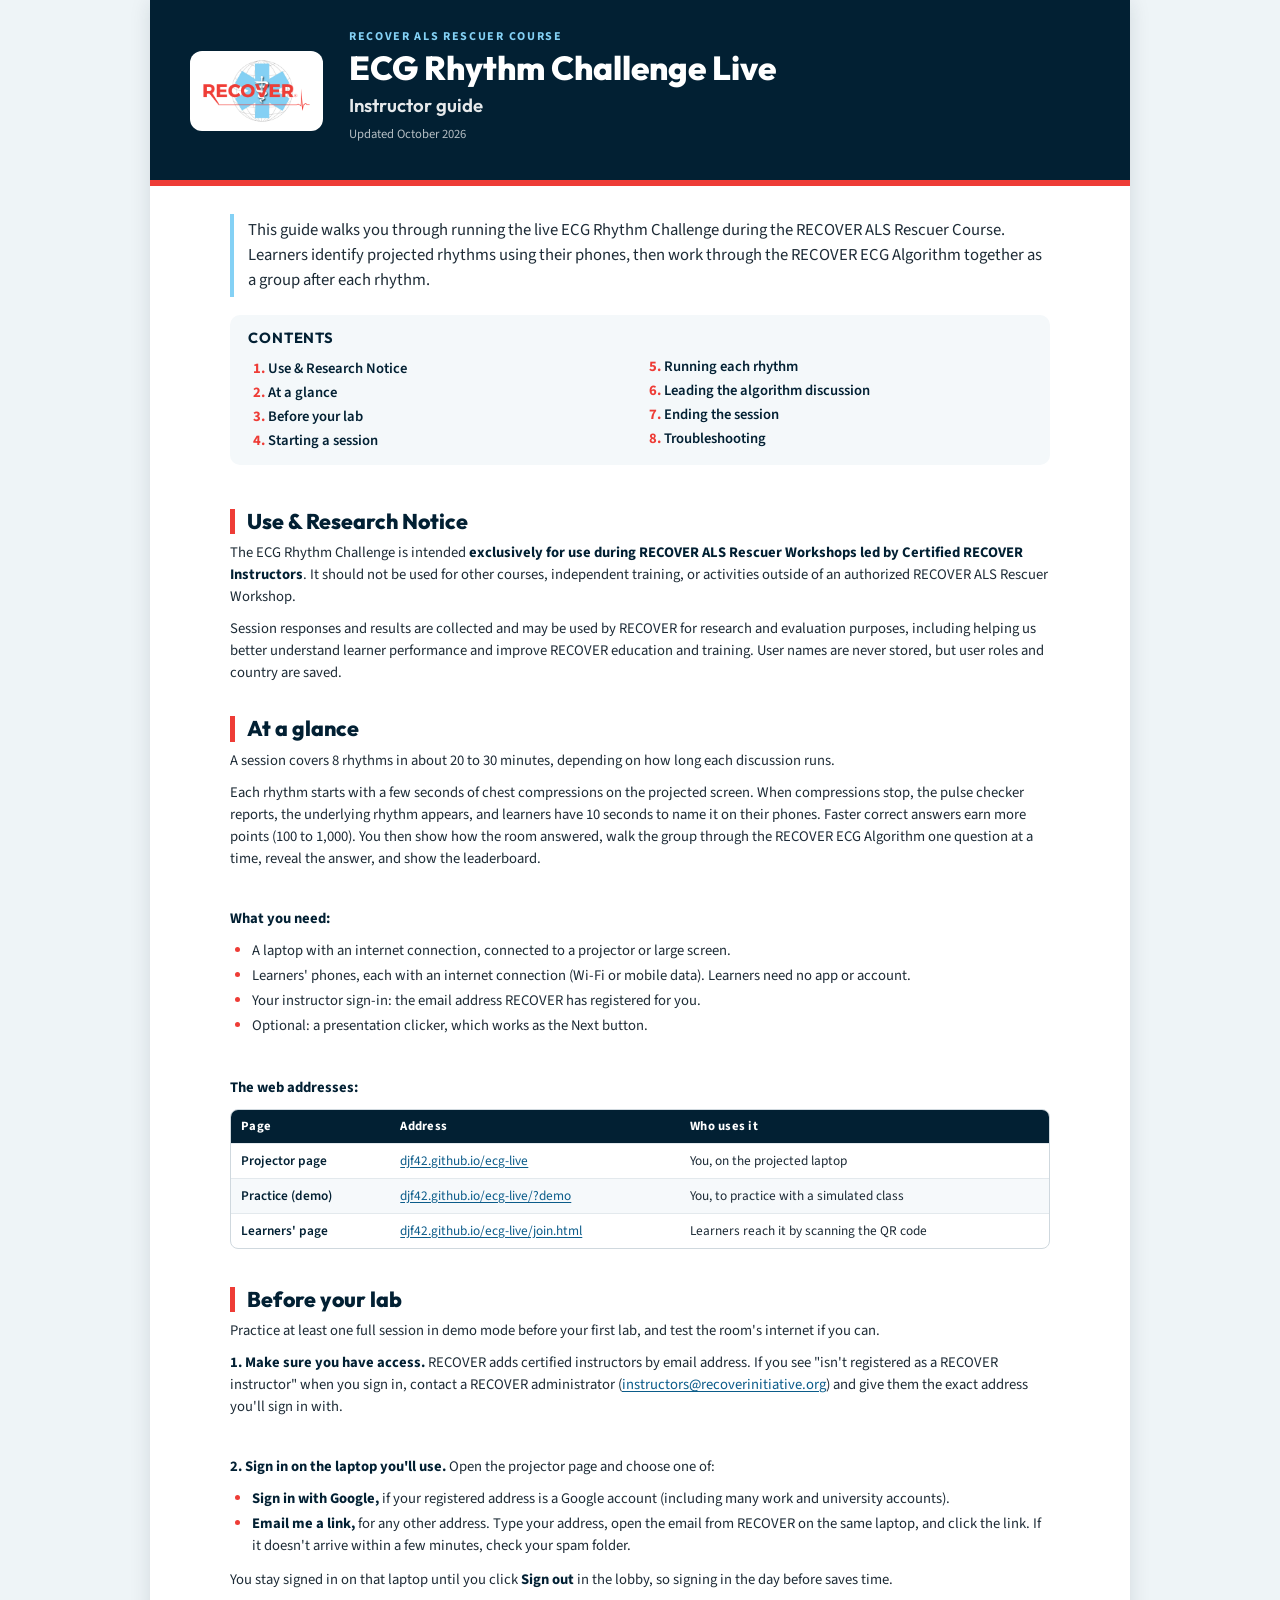
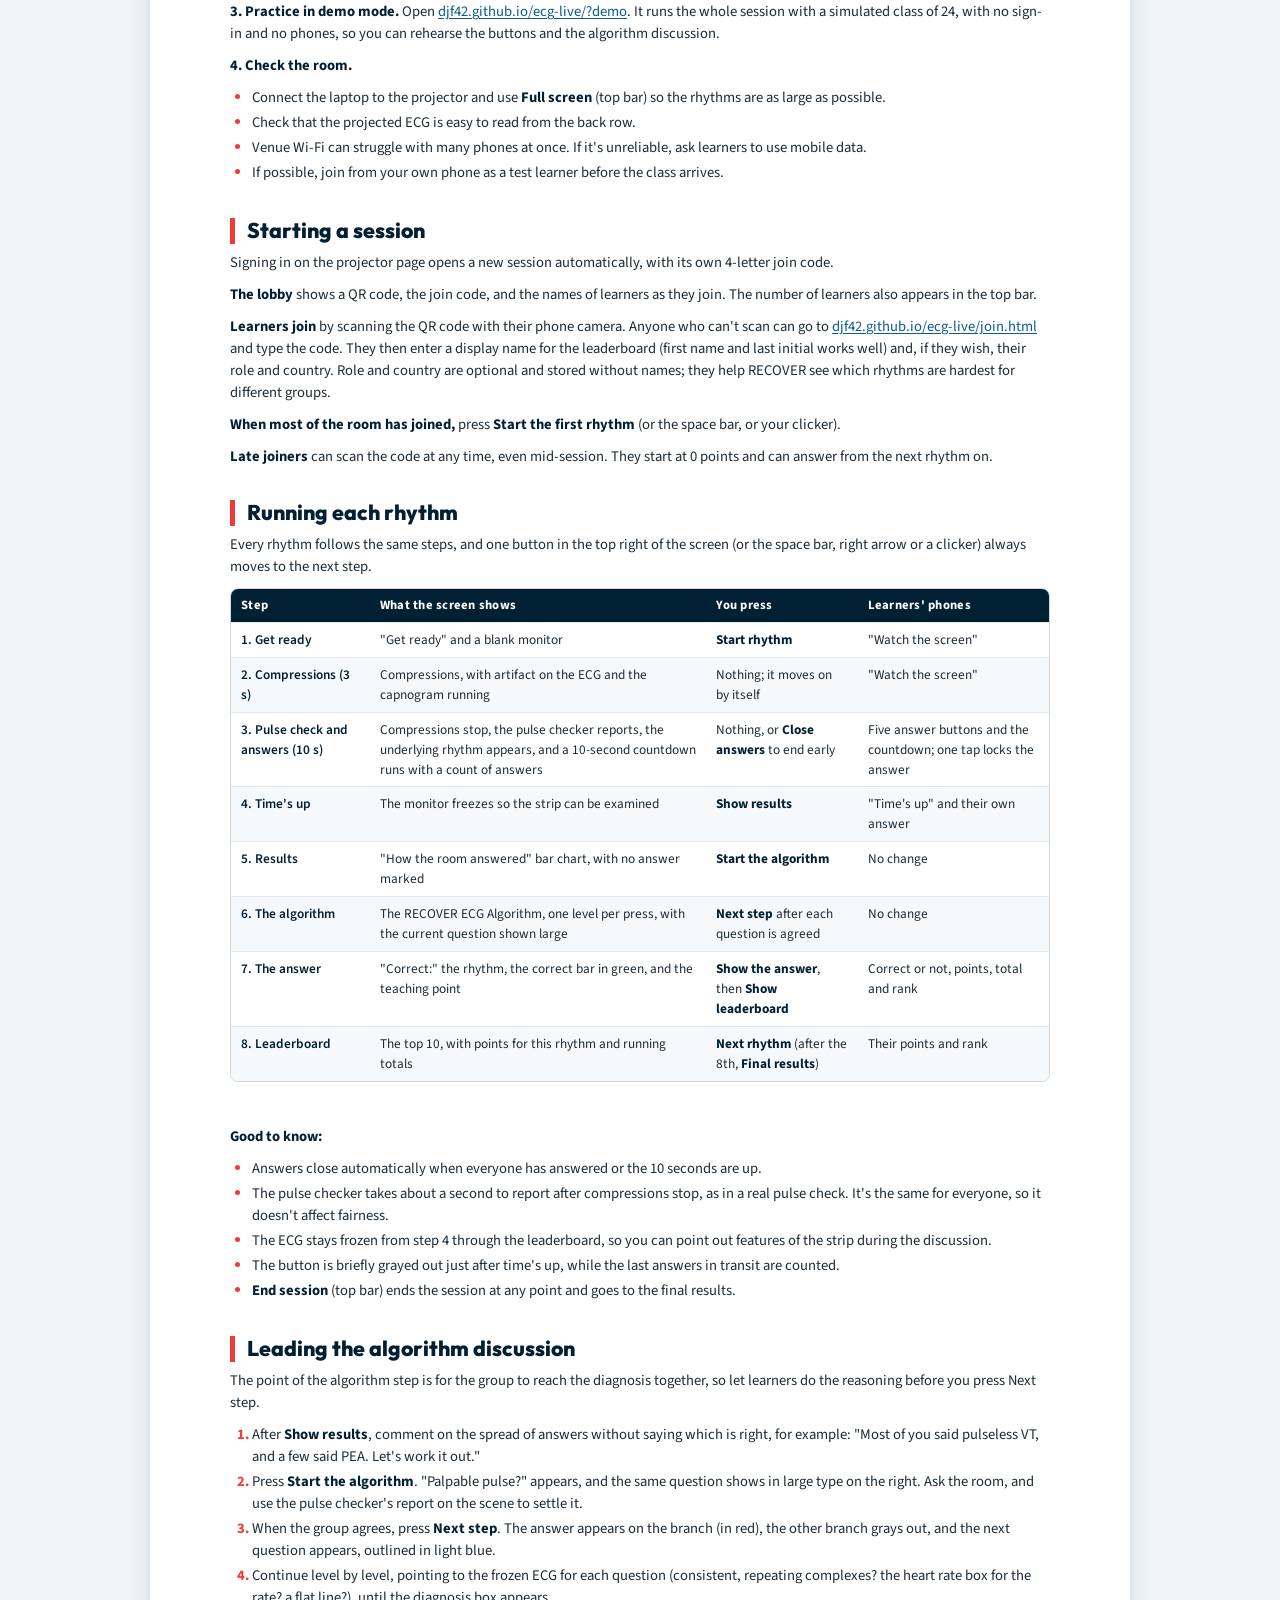
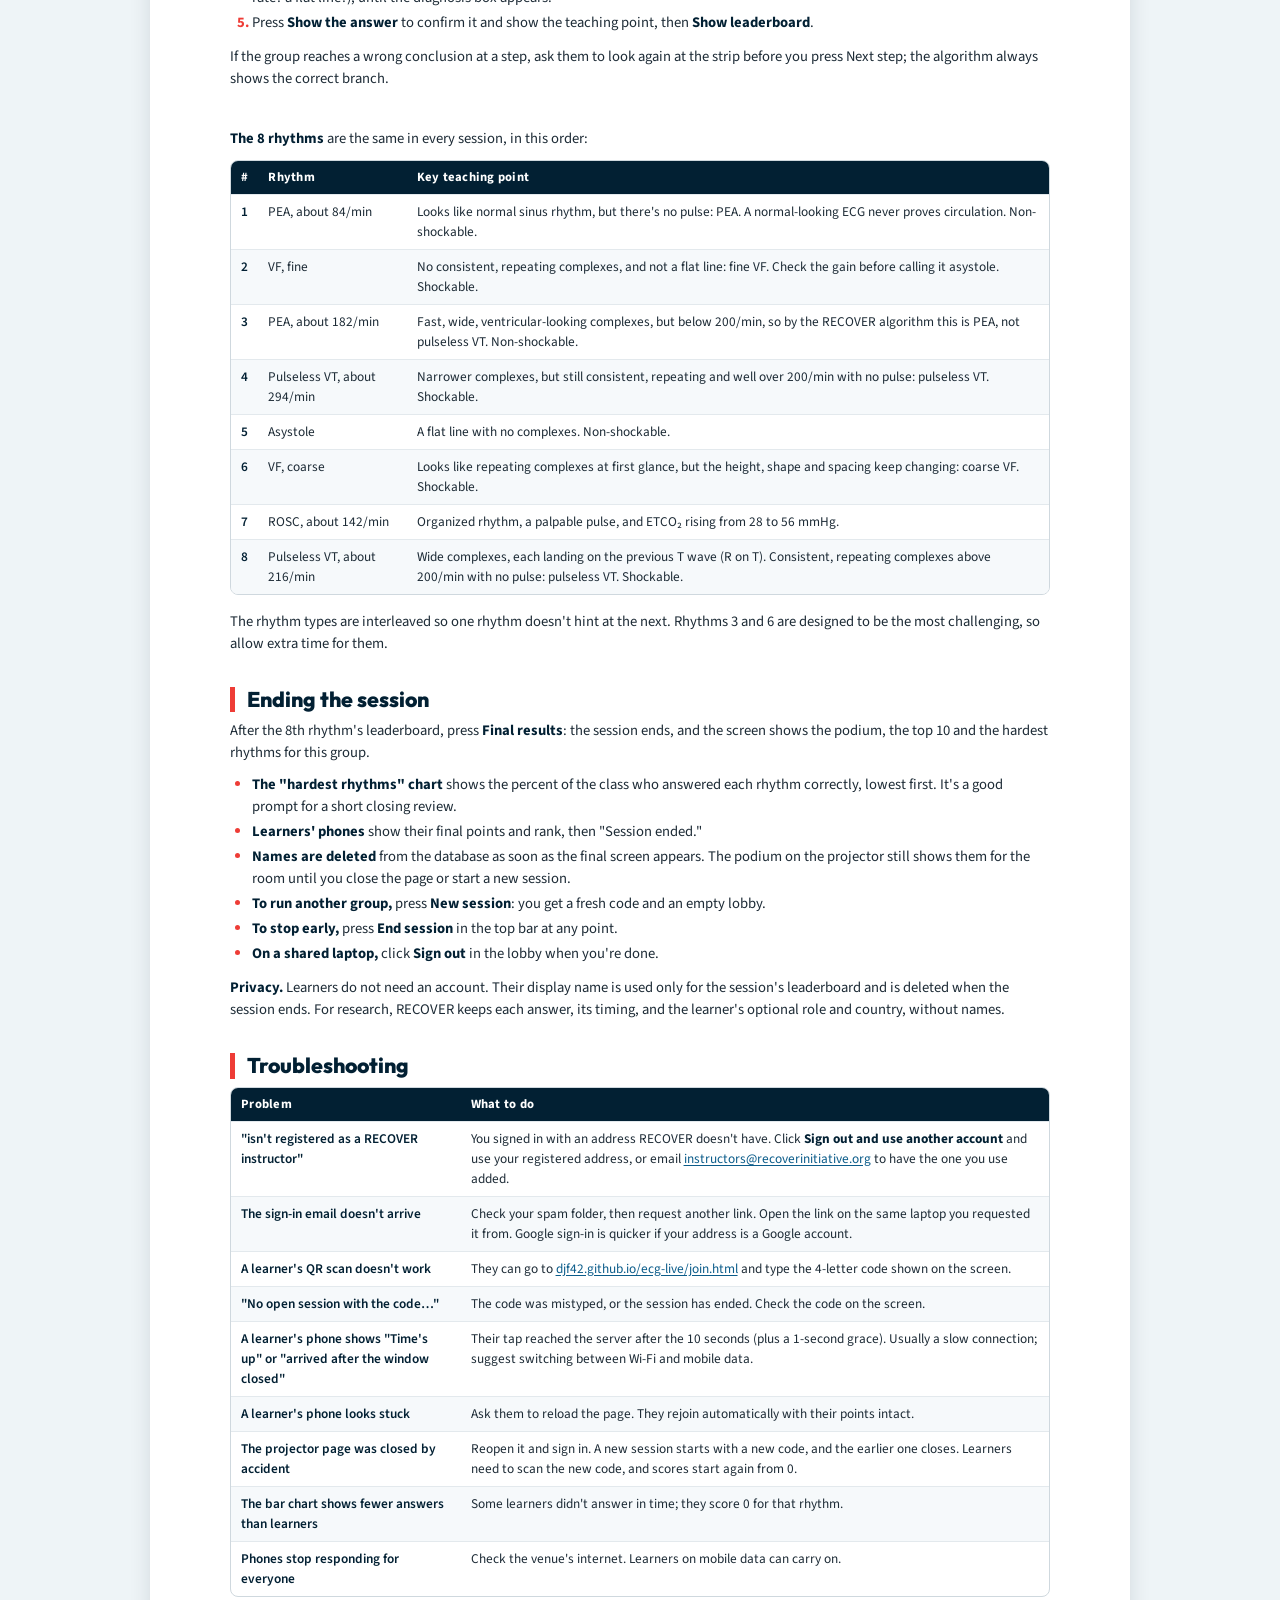
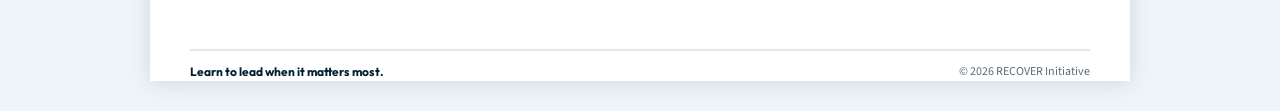
<file: guides/instructor-guide.html>
<!DOCTYPE html><html lang="en"><head><meta charset="utf-8"><meta name="viewport" content="width=device-width, initial-scale=1">
<title>ECG Rhythm Challenge Live: Instructor guide</title><link rel="preconnect" href="https://fonts.googleapis.com"><link rel="preconnect" href="https://fonts.gstatic.com" crossorigin><link href="https://fonts.googleapis.com/css2?family=Outfit:wght@600;700;800&family=Source+Sans+3:ital,wght@0,400;0,600;0,700;1,400&display=swap" rel="stylesheet"><style>
:root{--navy:#022033;--red:#ee3c36;--sky:#84d1f5;--ice:#d9f8ff;--mist:#e6e6e6;--ink:#1d2b36;--muted:#5b6b78}
*{box-sizing:border-box}
html{-webkit-print-color-adjust:exact;print-color-adjust:exact}
body{margin:0;background:#fff;color:var(--ink);font-family:"Source Sans 3","Source Sans Pro",Arial,sans-serif;font-size:11pt;line-height:1.5}
.cover{background:var(--navy);color:#fff;padding:28px 40px 26px;display:flex;align-items:center;gap:26px;border-bottom:6px solid var(--red)}
.cover .logo{background:#fff;border-radius:12px;padding:8px 12px;flex:none}
.cover .logo img{display:block;height:64px;width:auto}
.cover .eyebrow{font-weight:700;letter-spacing:.14em;text-transform:uppercase;font-size:9pt;color:var(--sky);margin:0 0 4px}
.cover h1{font-family:Outfit,Arial,sans-serif;font-weight:800;font-size:25pt;line-height:1.1;margin:0}
.cover .sub{font-family:Outfit,Arial,sans-serif;font-weight:600;font-size:14pt;color:#fff;opacity:.9;margin:4px 0 0}
.cover .date{font-size:9.5pt;color:rgba(255,255,255,.7);margin-top:6px}
main{padding:22px 40px 10px;max-width:900px;margin:0 auto}
.lead{font-size:12.5pt;color:var(--ink);border-left:4px solid var(--sky);padding:4px 0 4px 14px;margin:6px 0 18px}
.lead p{margin:0 0 8px}.lead p:last-child{margin:0}
main a{color:#0b5c8a;text-decoration:underline;text-underline-offset:2px}
td:first-child a{color:#0b5c8a}
.toc{background:#f4f8fa;border-radius:10px;padding:12px 18px;margin:0 0 22px}
.toc b{font-family:Outfit,Arial,sans-serif;font-size:11pt;color:var(--navy);letter-spacing:.06em;text-transform:uppercase}
.toc ol{margin:6px 0 0;padding-left:20px;columns:2;column-gap:28px}
.toc li{margin:2px 0;break-inside:avoid}
.toc a{color:var(--navy);text-decoration:none;font-weight:600}
.toc a:hover{color:var(--red)}
.toc .part{list-style:none;margin-left:-20px;font-weight:700;color:var(--red);column-span:all}
h1.part{font-family:Outfit,Arial,sans-serif;font-weight:800;font-size:18pt;color:#fff;background:var(--red);border-radius:8px;padding:8px 16px;margin:26px 0 8px;break-after:avoid}
h2{font-family:Outfit,Arial,sans-serif;font-weight:800;font-size:16pt;color:var(--navy);margin:24px 0 8px;padding-left:12px;border-left:5px solid var(--red);line-height:1.2;break-after:avoid}
h3{font-family:Outfit,Arial,sans-serif;font-weight:700;color:var(--navy);break-after:avoid}
p{margin:6px 0 10px}
strong{color:var(--navy)}
ul,ol{margin:4px 0 12px;padding-left:22px}
li{margin:3px 0}
li::marker{color:var(--red);font-weight:700}
code{font-family:inherit;font-size:.95em;background:var(--ice);color:var(--navy);padding:1px 6px;border-radius:5px}
table{width:100%;border-collapse:separate;border-spacing:0;margin:8px 0 16px;font-size:10pt;border:1px solid #cfd8de;border-radius:8px;overflow:hidden;break-inside:auto}
thead{display:table-header-group}
th{background:var(--navy);color:#fff;text-align:left;font-weight:700;padding:7px 10px;font-size:9.5pt;letter-spacing:.02em}
td{padding:7px 10px;border-top:1px solid #e3e9ed;vertical-align:top}
tr{break-inside:avoid}
table{break-inside:avoid}
h2,h1.part{break-inside:avoid}
h1.part:nth-of-type(2){break-before:page;margin-top:0}
h2+p,h2+table,h2+ul,h2+ol{break-before:avoid}
.keep{break-inside:avoid;padding-top:22px}
.keep>h2{margin-top:0}
tbody tr:nth-child(even) td{background:#f6f9fb}
td:first-child{font-weight:600;color:var(--navy)}
footer{margin:26px 40px 30px;padding-top:12px;border-top:2px solid var(--mist);display:flex;justify-content:space-between;font-size:9pt;color:var(--muted)}
footer em{font-style:normal;font-family:Outfit,Arial,sans-serif;font-weight:700;color:var(--navy)}
@media screen{body{background:#eef4f7}.page{max-width:980px;margin:0 auto;background:#fff;box-shadow:0 2px 20px rgba(2,32,51,.12)}}
@page{size:Letter;margin:14mm 12mm 16mm}
@media print{.cover{border-radius:0}main{padding:16px 6px 0;max-width:none}footer{margin:20px 6px 0}}
</style></head>
<body><div class="page">
<header class="cover"><div class="logo"><img src="../assets/recover-logo.webp" alt="RECOVER"></div>
<div><p class="eyebrow">RECOVER ALS Rescuer Course</p><h1>ECG Rhythm Challenge Live</h1><p class="sub">Instructor guide</p><p class="date">Updated October 2026</p></div></header>
<main><div class="lead"><p>This guide walks you through running the live ECG Rhythm Challenge during the RECOVER ALS Rescuer Course. Learners identify projected rhythms using their phones, then work through the RECOVER ECG Algorithm together as a group after each rhythm.</p></div><nav class="toc"><b>Contents</b><ol><li><a href="#s1">Use &amp; Research Notice</a></li><li><a href="#s2">At a glance</a></li><li><a href="#s3">Before your lab</a></li><li><a href="#s4">Starting a session</a></li><li><a href="#s5">Running each rhythm</a></li><li><a href="#s6">Leading the algorithm discussion</a></li><li><a href="#s7">Ending the session</a></li><li><a href="#s8">Troubleshooting</a></li></ol></nav><div class="keep"><h2 id="s1">Use &amp; Research Notice</h2>
<p>The ECG Rhythm Challenge is intended <strong>exclusively for use during RECOVER ALS Rescuer Workshops led by Certified RECOVER Instructors</strong>. It should not be used for other courses, independent training, or activities outside of an authorized RECOVER ALS Rescuer Workshop.</p></div>
<p>Session responses and results are collected and may be used by RECOVER for research and evaluation purposes, including helping us better understand learner performance and improve RECOVER education and training. User names are never stored, but user roles and country are saved.</p>
<div class="keep"><h2 id="s2">At a glance</h2>
<p>A session covers 8 rhythms in about 20 to 30 minutes, depending on how long each discussion runs.</p></div>
<p>Each rhythm starts with a few seconds of chest compressions on the projected screen. When compressions stop, the pulse checker reports, the underlying rhythm appears, and learners have 10 seconds to name it on their phones. Faster correct answers earn more points (100 to 1,000). You then show how the room answered, walk the group through the RECOVER ECG Algorithm one question at a time, reveal the answer, and show the leaderboard.</p>
<div class="keep"><p><strong>What you need:</strong></p>
<ul>
<li>A laptop with an internet connection, connected to a projector or large screen.</li>
<li>Learners' phones, each with an internet connection (Wi-Fi or mobile data). Learners need no app or account.</li>
<li>Your instructor sign-in: the email address RECOVER has registered for you.</li>
<li>Optional: a presentation clicker, which works as the Next button.</li>
</ul></div>
<div class="keep"><p><strong>The web addresses:</strong></p>
<table>
<thead>
<tr>
<th>Page</th>
<th>Address</th>
<th>Who uses it</th>
</tr>
</thead>
<tbody>
<tr>
<td>Projector page</td>
<td><a href="https://djf42.github.io/ecg-live">djf42.github.io/ecg-live</a></td>
<td>You, on the projected laptop</td>
</tr>
<tr>
<td>Practice (demo)</td>
<td><a href="https://djf42.github.io/ecg-live/?demo">djf42.github.io/ecg-live/?demo</a></td>
<td>You, to practice with a simulated class</td>
</tr>
<tr>
<td>Learners' page</td>
<td><a href="https://djf42.github.io/ecg-live/join.html">djf42.github.io/ecg-live/join.html</a></td>
<td>Learners reach it by scanning the QR code</td>
</tr>
</tbody>
</table></div>
<div class="keep"><h2 id="s3">Before your lab</h2>
<p>Practice at least one full session in demo mode before your first lab, and test the room's internet if you can.</p></div>
<p><strong>1. Make sure you have access.</strong> RECOVER adds certified instructors by email address. If you see "isn't registered as a RECOVER instructor" when you sign in, contact a RECOVER administrator (<a href="mailto:instructors@recoverinitiative.org">instructors@recoverinitiative.org</a>) and give them the exact address you'll sign in with.</p>
<div class="keep"><p><strong>2. Sign in on the laptop you'll use.</strong> Open the projector page and choose one of:</p>
<ul>
<li><strong>Sign in with Google,</strong> if your registered address is a Google account (including many work and university accounts).</li>
<li><strong>Email me a link,</strong> for any other address. Type your address, open the email from RECOVER on the same laptop, and click the link. If it doesn't arrive within a few minutes, check your spam folder.</li>
</ul></div>
<p>You stay signed in on that laptop until you click <strong>Sign out</strong> in the lobby, so signing in the day before saves time.</p>
<p><strong>3. Practice in demo mode.</strong> Open <a href="https://djf42.github.io/ecg-live/?demo">djf42.github.io/ecg-live/?demo</a>. It runs the whole session with a simulated class of 24, with no sign-in and no phones, so you can rehearse the buttons and the algorithm discussion.</p>
<p><strong>4. Check the room.</strong></p>
<ul>
<li>Connect the laptop to the projector and use <strong>Full screen</strong> (top bar) so the rhythms are as large as possible.</li>
<li>Check that the projected ECG is easy to read from the back row.</li>
<li>Venue Wi-Fi can struggle with many phones at once. If it's unreliable, ask learners to use mobile data.</li>
<li>If possible, join from your own phone as a test learner before the class arrives.</li>
</ul>
<div class="keep"><h2 id="s4">Starting a session</h2>
<p>Signing in on the projector page opens a new session automatically, with its own 4-letter join code.</p></div>
<p><strong>The lobby</strong> shows a QR code, the join code, and the names of learners as they join. The number of learners also appears in the top bar.</p>
<p><strong>Learners join</strong> by scanning the QR code with their phone camera. Anyone who can't scan can go to <a href="https://djf42.github.io/ecg-live/join.html">djf42.github.io/ecg-live/join.html</a> and type the code. They then enter a display name for the leaderboard (first name and last initial works well) and, if they wish, their role and country. Role and country are optional and stored without names; they help RECOVER see which rhythms are hardest for different groups.</p>
<p><strong>When most of the room has joined,</strong> press <strong>Start the first rhythm</strong> (or the space bar, or your clicker).</p>
<p><strong>Late joiners</strong> can scan the code at any time, even mid-session. They start at 0 points and can answer from the next rhythm on.</p>
<div class="keep"><h2 id="s5">Running each rhythm</h2>
<p>Every rhythm follows the same steps, and one button in the top right of the screen (or the space bar, right arrow or a clicker) always moves to the next step.</p></div>
<table>
<thead>
<tr>
<th>Step</th>
<th>What the screen shows</th>
<th>You press</th>
<th>Learners' phones</th>
</tr>
</thead>
<tbody>
<tr>
<td>1. Get ready</td>
<td>"Get ready" and a blank monitor</td>
<td><strong>Start rhythm</strong></td>
<td>"Watch the screen"</td>
</tr>
<tr>
<td>2. Compressions (3 s)</td>
<td>Compressions, with artifact on the ECG and the capnogram running</td>
<td>Nothing; it moves on by itself</td>
<td>"Watch the screen"</td>
</tr>
<tr>
<td>3. Pulse check and answers (10 s)</td>
<td>Compressions stop, the pulse checker reports, the underlying rhythm appears, and a 10-second countdown runs with a count of answers</td>
<td>Nothing, or <strong>Close answers</strong> to end early</td>
<td>Five answer buttons and the countdown; one tap locks the answer</td>
</tr>
<tr>
<td>4. Time's up</td>
<td>The monitor freezes so the strip can be examined</td>
<td><strong>Show results</strong></td>
<td>"Time's up" and their own answer</td>
</tr>
<tr>
<td>5. Results</td>
<td>"How the room answered" bar chart, with no answer marked</td>
<td><strong>Start the algorithm</strong></td>
<td>No change</td>
</tr>
<tr>
<td>6. The algorithm</td>
<td>The RECOVER ECG Algorithm, one level per press, with the current question shown large</td>
<td><strong>Next step</strong> after each question is agreed</td>
<td>No change</td>
</tr>
<tr>
<td>7. The answer</td>
<td>"Correct:" the rhythm, the correct bar in green, and the teaching point</td>
<td><strong>Show the answer</strong>, then <strong>Show leaderboard</strong></td>
<td>Correct or not, points, total and rank</td>
</tr>
<tr>
<td>8. Leaderboard</td>
<td>The top 10, with points for this rhythm and running totals</td>
<td><strong>Next rhythm</strong> (after the 8th, <strong>Final results</strong>)</td>
<td>Their points and rank</td>
</tr>
</tbody>
</table>
<div class="keep"><p><strong>Good to know:</strong></p>
<ul>
<li>Answers close automatically when everyone has answered or the 10 seconds are up.</li>
<li>The pulse checker takes about a second to report after compressions stop, as in a real pulse check. It's the same for everyone, so it doesn't affect fairness.</li>
<li>The ECG stays frozen from step 4 through the leaderboard, so you can point out features of the strip during the discussion.</li>
<li>The button is briefly grayed out just after time's up, while the last answers in transit are counted.</li>
<li><strong>End session</strong> (top bar) ends the session at any point and goes to the final results.</li>
</ul></div>
<div class="keep"><h2 id="s6">Leading the algorithm discussion</h2>
<p>The point of the algorithm step is for the group to reach the diagnosis together, so let learners do the reasoning before you press Next step.</p></div>
<ol>
<li>After <strong>Show results</strong>, comment on the spread of answers without saying which is right, for example: "Most of you said pulseless VT, and a few said PEA. Let's work it out."</li>
<li>Press <strong>Start the algorithm</strong>. "Palpable pulse?" appears, and the same question shows in large type on the right. Ask the room, and use the pulse checker's report on the scene to settle it.</li>
<li>When the group agrees, press <strong>Next step</strong>. The answer appears on the branch (in red), the other branch grays out, and the next question appears, outlined in light blue.</li>
<li>Continue level by level, pointing to the frozen ECG for each question (consistent, repeating complexes? the heart rate box for the rate? a flat line?), until the diagnosis box appears.</li>
<li>Press <strong>Show the answer</strong> to confirm it and show the teaching point, then <strong>Show leaderboard</strong>.</li>
</ol>
<p>If the group reaches a wrong conclusion at a step, ask them to look again at the strip before you press Next step; the algorithm always shows the correct branch.</p>
<div class="keep"><p><strong>The 8 rhythms</strong> are the same in every session, in this order:</p>
<table>
<thead>
<tr>
<th>#</th>
<th>Rhythm</th>
<th>Key teaching point</th>
</tr>
</thead>
<tbody>
<tr>
<td>1</td>
<td>PEA, about 84/min</td>
<td>Looks like normal sinus rhythm, but there's no pulse: PEA. A normal-looking ECG never proves circulation. Non-shockable.</td>
</tr>
<tr>
<td>2</td>
<td>VF, fine</td>
<td>No consistent, repeating complexes, and not a flat line: fine VF. Check the gain before calling it asystole. Shockable.</td>
</tr>
<tr>
<td>3</td>
<td>PEA, about 182/min</td>
<td>Fast, wide, ventricular-looking complexes, but below 200/min, so by the RECOVER algorithm this is PEA, not pulseless VT. Non-shockable.</td>
</tr>
<tr>
<td>4</td>
<td>Pulseless VT, about 294/min</td>
<td>Narrower complexes, but still consistent, repeating and well over 200/min with no pulse: pulseless VT. Shockable.</td>
</tr>
<tr>
<td>5</td>
<td>Asystole</td>
<td>A flat line with no complexes. Non-shockable.</td>
</tr>
<tr>
<td>6</td>
<td>VF, coarse</td>
<td>Looks like repeating complexes at first glance, but the height, shape and spacing keep changing: coarse VF. Shockable.</td>
</tr>
<tr>
<td>7</td>
<td>ROSC, about 142/min</td>
<td>Organized rhythm, a palpable pulse, and ETCO₂ rising from 28 to 56 mmHg.</td>
</tr>
<tr>
<td>8</td>
<td>Pulseless VT, about 216/min</td>
<td>Wide complexes, each landing on the previous T wave (R on T). Consistent, repeating complexes above 200/min with no pulse: pulseless VT. Shockable.</td>
</tr>
</tbody>
</table></div>
<p>The rhythm types are interleaved so one rhythm doesn't hint at the next. Rhythms 3 and 6 are designed to be the most challenging, so allow extra time for them.</p>
<div class="keep"><h2 id="s7">Ending the session</h2>
<p>After the 8th rhythm's leaderboard, press <strong>Final results</strong>: the session ends, and the screen shows the podium, the top 10 and the hardest rhythms for this group.</p></div>
<ul>
<li><strong>The "hardest rhythms" chart</strong> shows the percent of the class who answered each rhythm correctly, lowest first. It's a good prompt for a short closing review.</li>
<li><strong>Learners' phones</strong> show their final points and rank, then "Session ended."</li>
<li><strong>Names are deleted</strong> from the database as soon as the final screen appears. The podium on the projector still shows them for the room until you close the page or start a new session.</li>
<li><strong>To run another group,</strong> press <strong>New session</strong>: you get a fresh code and an empty lobby.</li>
<li><strong>To stop early,</strong> press <strong>End session</strong> in the top bar at any point.</li>
<li><strong>On a shared laptop,</strong> click <strong>Sign out</strong> in the lobby when you're done.</li>
</ul>
<p><strong>Privacy.</strong> Learners do not need an account. Their display name is used only for the session's leaderboard and is deleted when the session ends. For research, RECOVER keeps each answer, its timing, and the learner's optional role and country, without names.</p>
<div class="keep"><h2 id="s8">Troubleshooting</h2>
<table>
<thead>
<tr>
<th>Problem</th>
<th>What to do</th>
</tr>
</thead>
<tbody>
<tr>
<td>"isn't registered as a RECOVER instructor"</td>
<td>You signed in with an address RECOVER doesn't have. Click <strong>Sign out and use another account</strong> and use your registered address, or email <a href="mailto:instructors@recoverinitiative.org">instructors@recoverinitiative.org</a> to have the one you use added.</td>
</tr>
<tr>
<td>The sign-in email doesn't arrive</td>
<td>Check your spam folder, then request another link. Open the link on the same laptop you requested it from. Google sign-in is quicker if your address is a Google account.</td>
</tr>
<tr>
<td>A learner's QR scan doesn't work</td>
<td>They can go to <a href="https://djf42.github.io/ecg-live/join.html">djf42.github.io/ecg-live/join.html</a> and type the 4-letter code shown on the screen.</td>
</tr>
<tr>
<td>"No open session with the code…"</td>
<td>The code was mistyped, or the session has ended. Check the code on the screen.</td>
</tr>
<tr>
<td>A learner's phone shows "Time's up" or "arrived after the window closed"</td>
<td>Their tap reached the server after the 10 seconds (plus a 1-second grace). Usually a slow connection; suggest switching between Wi-Fi and mobile data.</td>
</tr>
<tr>
<td>A learner's phone looks stuck</td>
<td>Ask them to reload the page. They rejoin automatically with their points intact.</td>
</tr>
<tr>
<td>The projector page was closed by accident</td>
<td>Reopen it and sign in. A new session starts with a new code, and the earlier one closes. Learners need to scan the new code, and scores start again from 0.</td>
</tr>
<tr>
<td>The bar chart shows fewer answers than learners</td>
<td>Some learners didn't answer in time; they score 0 for that rhythm.</td>
</tr>
<tr>
<td>Phones stop responding for everyone</td>
<td>Check the venue's internet. Learners on mobile data can carry on.</td>
</tr>
</tbody>
</table></div></main>
<footer><em>Learn to lead when it matters most.</em><span>© 2026 RECOVER Initiative</span></footer>
</div></body></html>
</file>
